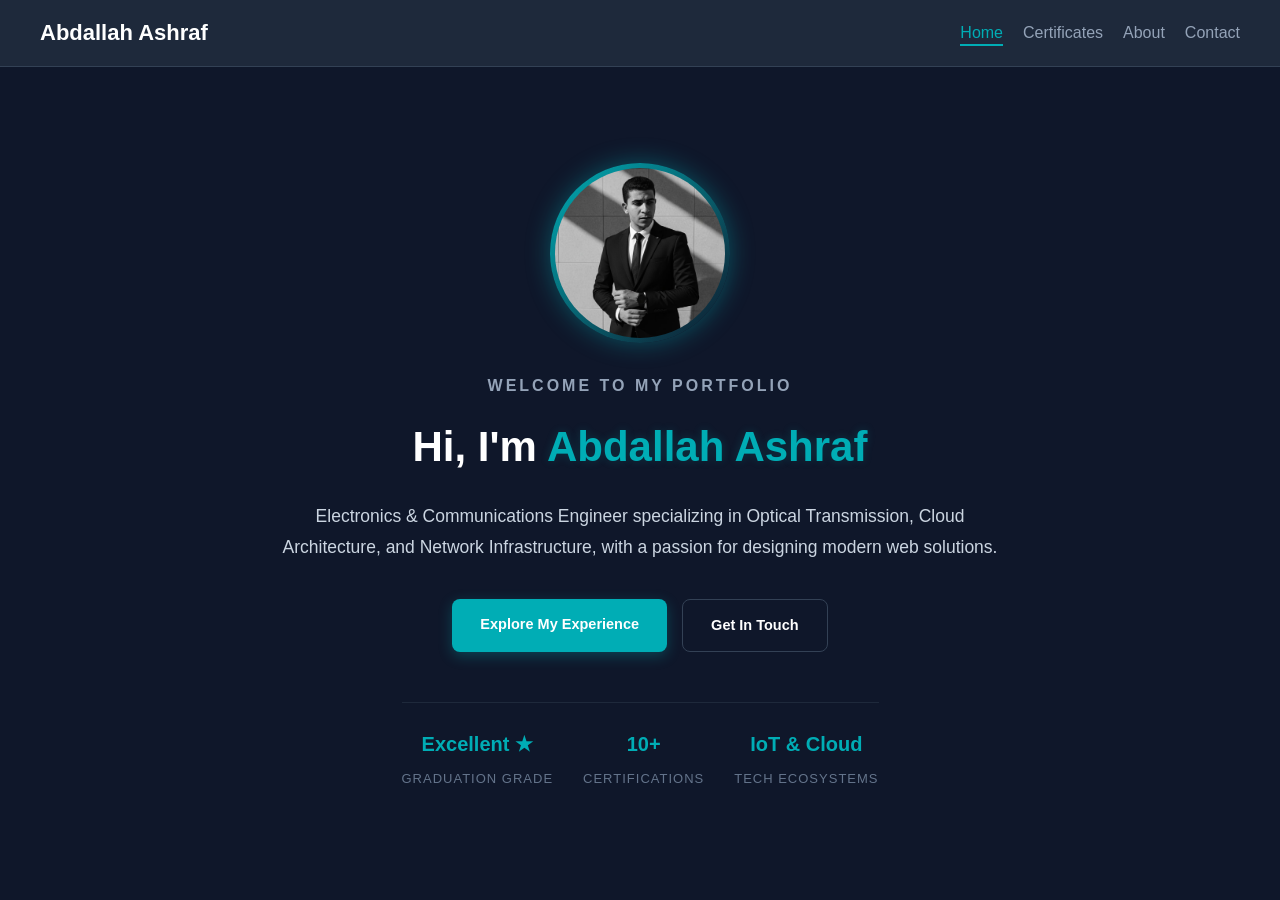
<file: index.html>
<!DOCTYPE html>
<html lang="en">
<head>
    <meta charset="UTF-8">
    <meta name="viewport" content="width=device-width, initial-scale=1.0">
    <title>Home | Abdallah Ashraf</title>
    <link rel="stylesheet" href="css/style.css"> 
</head>
<body>

    <!-- شريط التنقل العلوي -->
    <nav class="navbar">
        <div class="logo">Abdallah Ashraf</div>
        <ul class="nav-links">
            <li><a href="index.html" class="active">Home</a></li>
            <li><a href="certificates.html">Certificates</a></li>
            <li><a href="about.html">About</a></li>
            <li><a href="contact.html">Contact</a></li>
        </ul>
    </nav>

    <!-- حاوية الواجهة الرئيسية -->
    <div class="hero-container">
        <div class="hero-content">
            
            <!-- غلاف الصورة الشخصية بإطار مضيء -->
            <div class="hero-avatar-wrapper">
                <img src="images/me.jpg" alt="Abdallah Ashraf" class="hero-avatar">
            </div>

            <!-- الجمل الترحيبية المضيئة -->
            <h1 class="hero-title">Welcome to My Portfolio</h1>
            <h2 class="hero-subtitle">Hi, I'm <span class="highlight-text">Abdallah Ashraf</span></h2>
            <p class="hero-description">Electronics & Communications Engineer specializing in Optical Transmission, Cloud Architecture, and Network Infrastructure, with a passion for designing modern web solutions.</p>
            
            <!-- أزرار التنقل السريع الفاخرة -->
            <div class="hero-cta-group">
                <a href="about.html" class="cta-btn primary-cta">Explore My Experience</a>
                <a href="contact.html" class="cta-btn secondary-cta">Get In Touch</a>
            </div>

            <!-- شريط الإحصائيات السريعة لشد الانتباه الفوري -->
            <div class="hero-stats-row">
                <div class="stat-box">
                    <span class="stat-number">Excellent <span>★</span></span>
                    <span class="stat-text">Graduation Grade</span>
                </div>
                <div class="stat-box">
                    <span class="stat-number">10+</span>
                    <span class="stat-text">Certifications</span>
                </div>
                <div class="stat-box">
                    <span class="stat-number">IoT & Cloud</span>
                    <span class="stat-text">Tech Ecosystems</span>
                </div>
            </div>

        </div>
    </div>

</body>
</html>
</file>
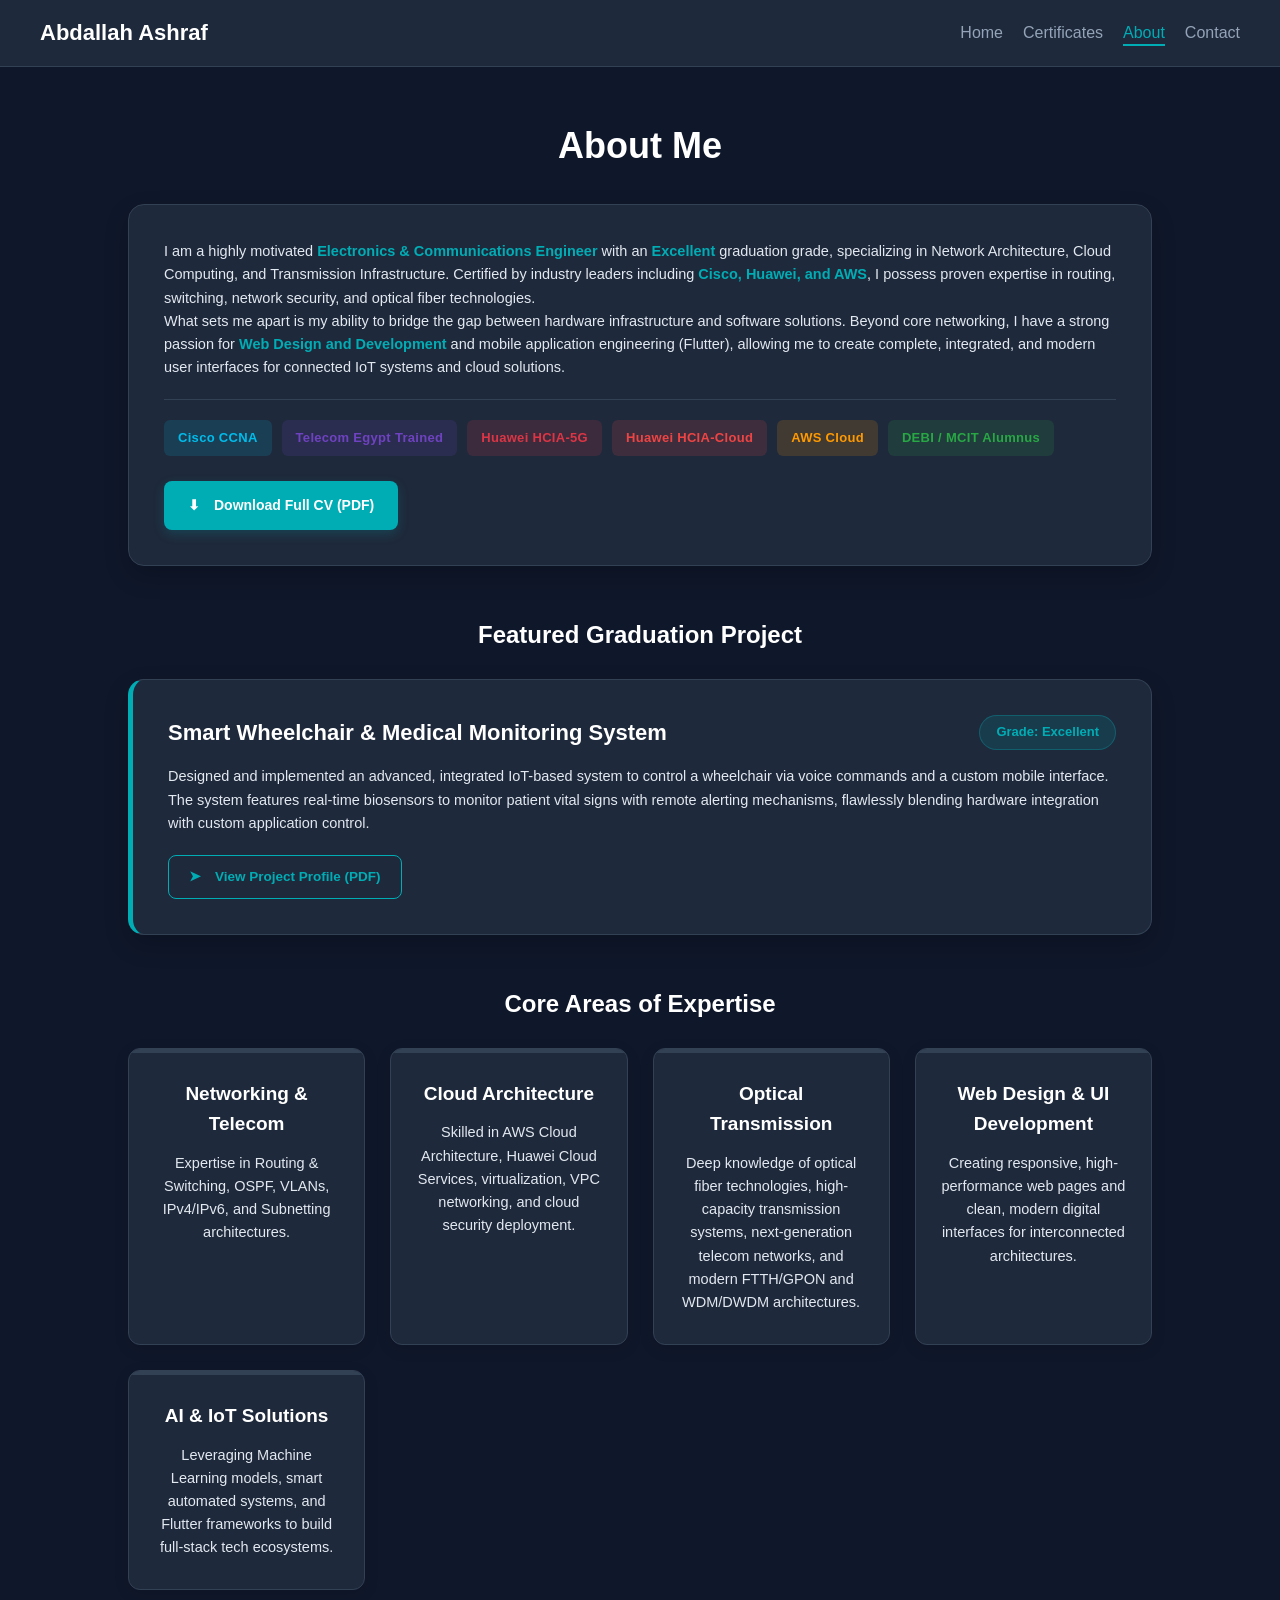
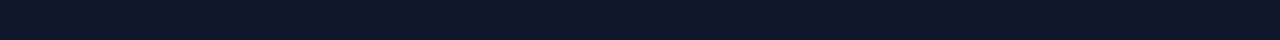
<file: about.html>
<!DOCTYPE html>
<html lang="en">
<head>
    <meta charset="UTF-8">
    <meta name="viewport" content="width=device-width, initial-scale=1.0">
    <title>About Me | Abdallah Ashraf</title>
    <link rel="stylesheet" href="css/style.css"> 
</head>
<body>

    <!-- شريط التنقل العلوي -->
    <nav class="navbar">
        <div class="logo">Abdallah Ashraf</div>
        <ul class="nav-links">
            <li><a href="index.html">Home</a></li>
            <li><a href="certificates.html">Certificates</a></li>
            <li><a href="about.html" class="active">About</a></li>
            <li><a href="contact.html">Contact</a></li>
        </ul>
    </nav>

    <!-- حاوية محتوى صفحة عني -->
    <div class="container">
        <h1 class="page-title">About Me</h1>
        
        <!-- كارت النبذة الشخصية الفاخر المطور -->
        <div class="about-bio-card">
            <p>I am a highly motivated <strong>Electronics & Communications Engineer</strong> with an <strong>Excellent</strong> graduation grade, specializing in Network Architecture, Cloud Computing, and Transmission Infrastructure. Certified by industry leaders including <strong>Cisco, Huawei, and AWS</strong>, I possess proven expertise in routing, switching, network security, and optical fiber technologies.</p>
            <p>What sets me apart is my ability to bridge the gap between hardware infrastructure and software solutions. Beyond core networking, I have a strong passion for <strong>Web Design and Development</strong> and mobile application engineering (Flutter), allowing me to create complete, integrated, and modern user interfaces for connected IoT systems and cloud solutions.</p>
            
            <!-- شارات الجهات المعتمدة والشهادات -->
            <div class="about-badges-container">
                <span class="badge-item cisco">Cisco CCNA</span>
                <span class="badge-item telecom-egypt">Telecom Egypt Trained</span>
                <span class="badge-item huawei-5g">Huawei HCIA-5G</span>
                <span class="badge-item huawei-cloud">Huawei HCIA-Cloud</span>
                <span class="badge-item aws">AWS Cloud</span>
                <span class="badge-item debi">DEBI / MCIT Alumnus</span>
            </div>

            <!-- زرار تحميل السي في المطور والمضمون -->
            <div style="margin-top: 25px; text-align: left;">
                <a href="assets/cv.pdf" download class="cv-download-btn">
                    <span style="margin-right: 6px; font-weight: bold;">&#11015;</span> Download Full CV (PDF)
                </a>
            </div>
        </div>

        <h2 class="section-title-sub">Featured Graduation Project</h2>
        
        <!-- كارت مشروع التخرج المطور بالشريط الفيروزي وزرار التحميل -->
        <div class="project-highlight-card">
            <div class="proj-header">
                <h3>Smart Wheelchair & Medical Monitoring System</h3>
                <span class="proj-badge">Grade: Excellent</span>
            </div>
            <p>Designed and implemented an advanced, integrated IoT-based system to control a wheelchair via voice commands and a custom mobile interface. The system features real-time biosensors to monitor patient vital signs with remote alerting mechanisms, flawlessly blending hardware integration with custom application control.</p>
            
            <!-- زرار تحميل ملف مشروع التخرج المطور والمضمون -->
            <div style="margin-top: 20px; text-align: left;">
                <a href="assets/Profile_Graduation Project.pdf" download class="project-download-btn">
                    <span style="color: #00adb5; margin-right: 6px; font-weight: bold;">&#10148;</span> View Project Profile (PDF)
                </a>
            </div>
        </div>

        <h2 class="section-title-sub">Core Areas of Expertise</h2>
        
        <!-- شبكة المهارات المحدثة المكونة من 5 كروت احترافية موزعة بالكامل ومسنترة -->
        <div class="skills-grid">
            
            <!-- كارت 1: الشبكات -->
            <div class="skill-item">
                <div class="skill-border-top"></div>
                <h3>Networking & Telecom</h3>
                <p>Expertise in Routing & Switching, OSPF, VLANs, IPv4/IPv6, and Subnetting architectures.</p>
            </div>

            <!-- كارت 2: الكلاود -->
            <div class="skill-item">
                <div class="skill-border-top"></div>
                <h3>Cloud Architecture</h3>
                <p>Skilled in AWS Cloud Architecture, Huawei Cloud Services, virtualization, VPC networking, and cloud security deployment.</p>
            </div>

            <!-- كارت 3: الاتصالات الضوئية -->
            <div class="skill-item">
                <div class="skill-border-top"></div>
                <h3>Optical Transmission</h3>
                <p>Deep knowledge of optical fiber technologies, high-capacity transmission systems, next-generation telecom networks, and modern FTTH/GPON and WDM/DWDM architectures.</p>
            </div>

            <!-- كارت 4: تصميم الويب -->
            <div class="skill-item">
                <div class="skill-border-top"></div>
                <h3>Web Design & UI Development</h3>
                <p>Creating responsive, high-performance web pages and clean, modern digital interfaces for interconnected architectures.</p>
            </div>

            <!-- كارت 5: الذكاء الاصطناعي و الـ IoT -->
            <div class="skill-item">
                <div class="skill-border-top"></div>
                <h3>AI & IoT Solutions</h3>
                <p>Leveraging Machine Learning models, smart automated systems, and Flutter frameworks to build full-stack tech ecosystems.</p>
            </div>

        </div>
    </div>

</body>
</html>
</file>
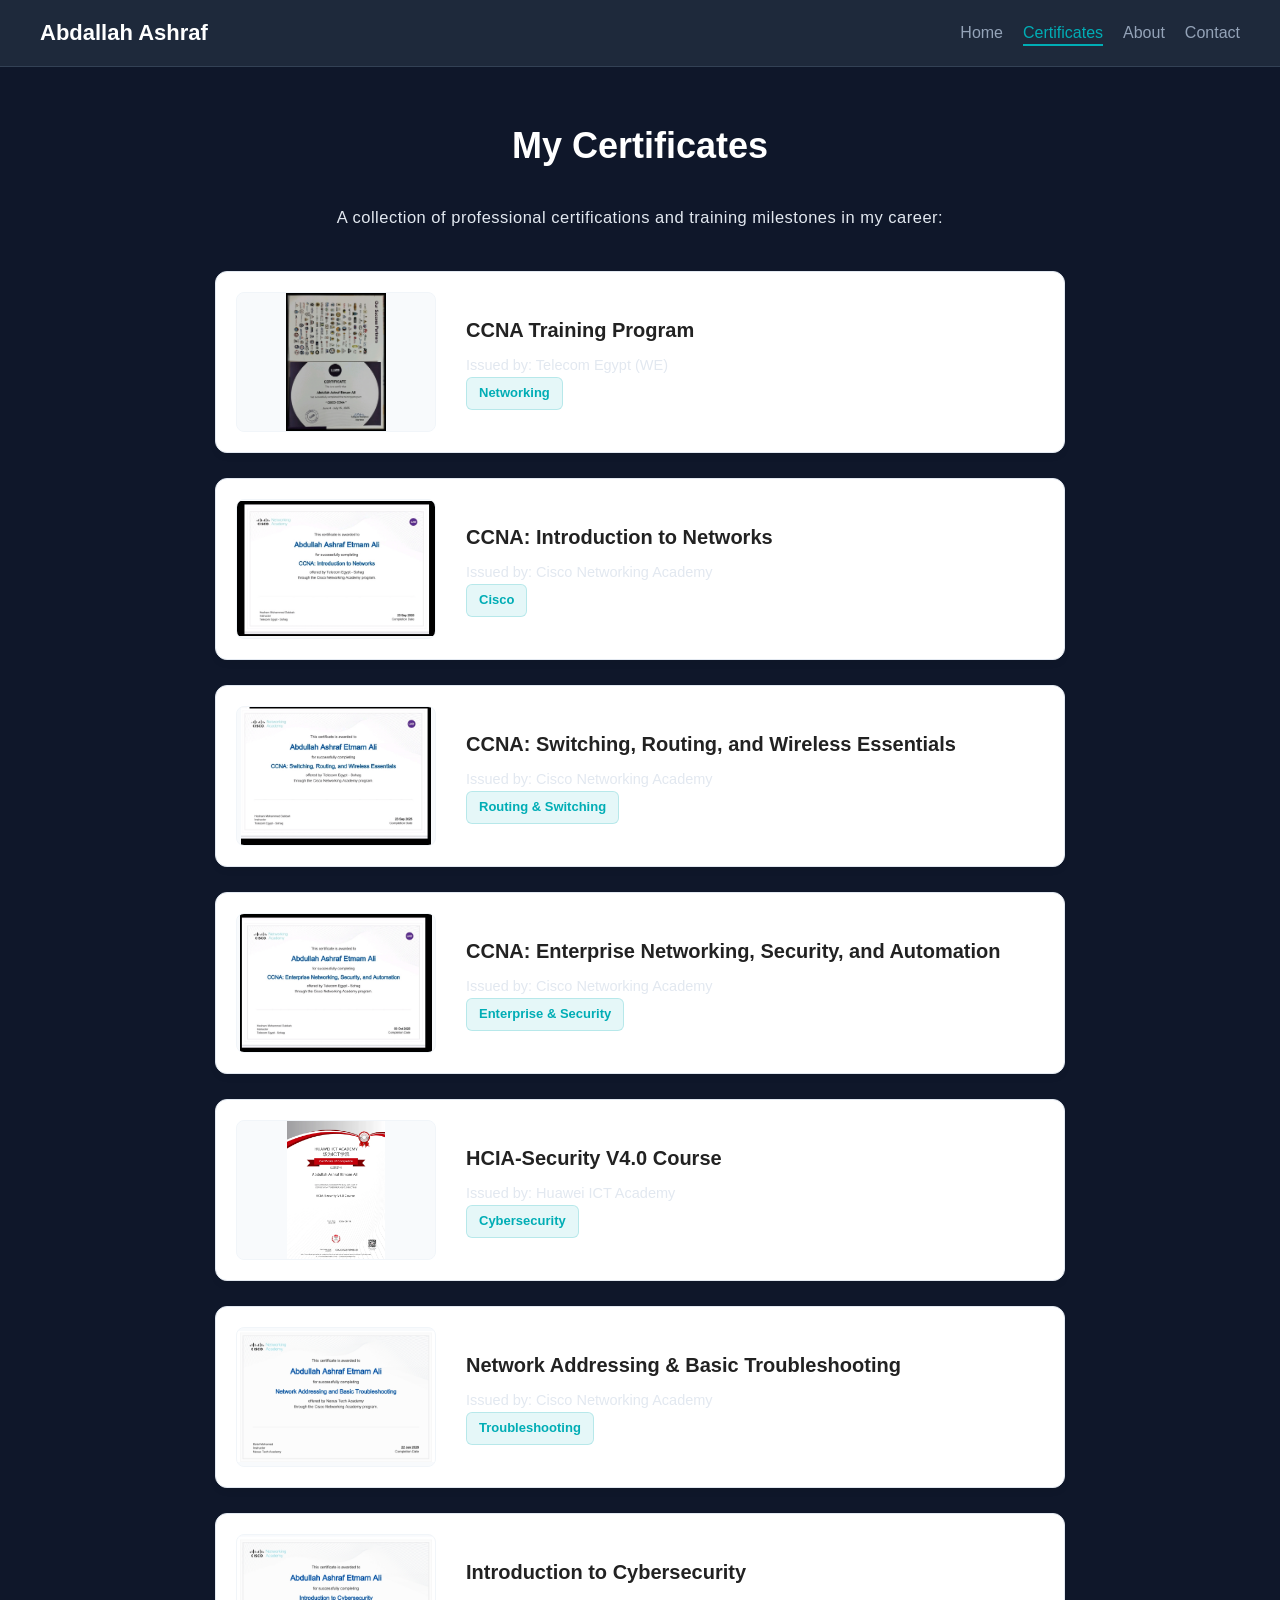
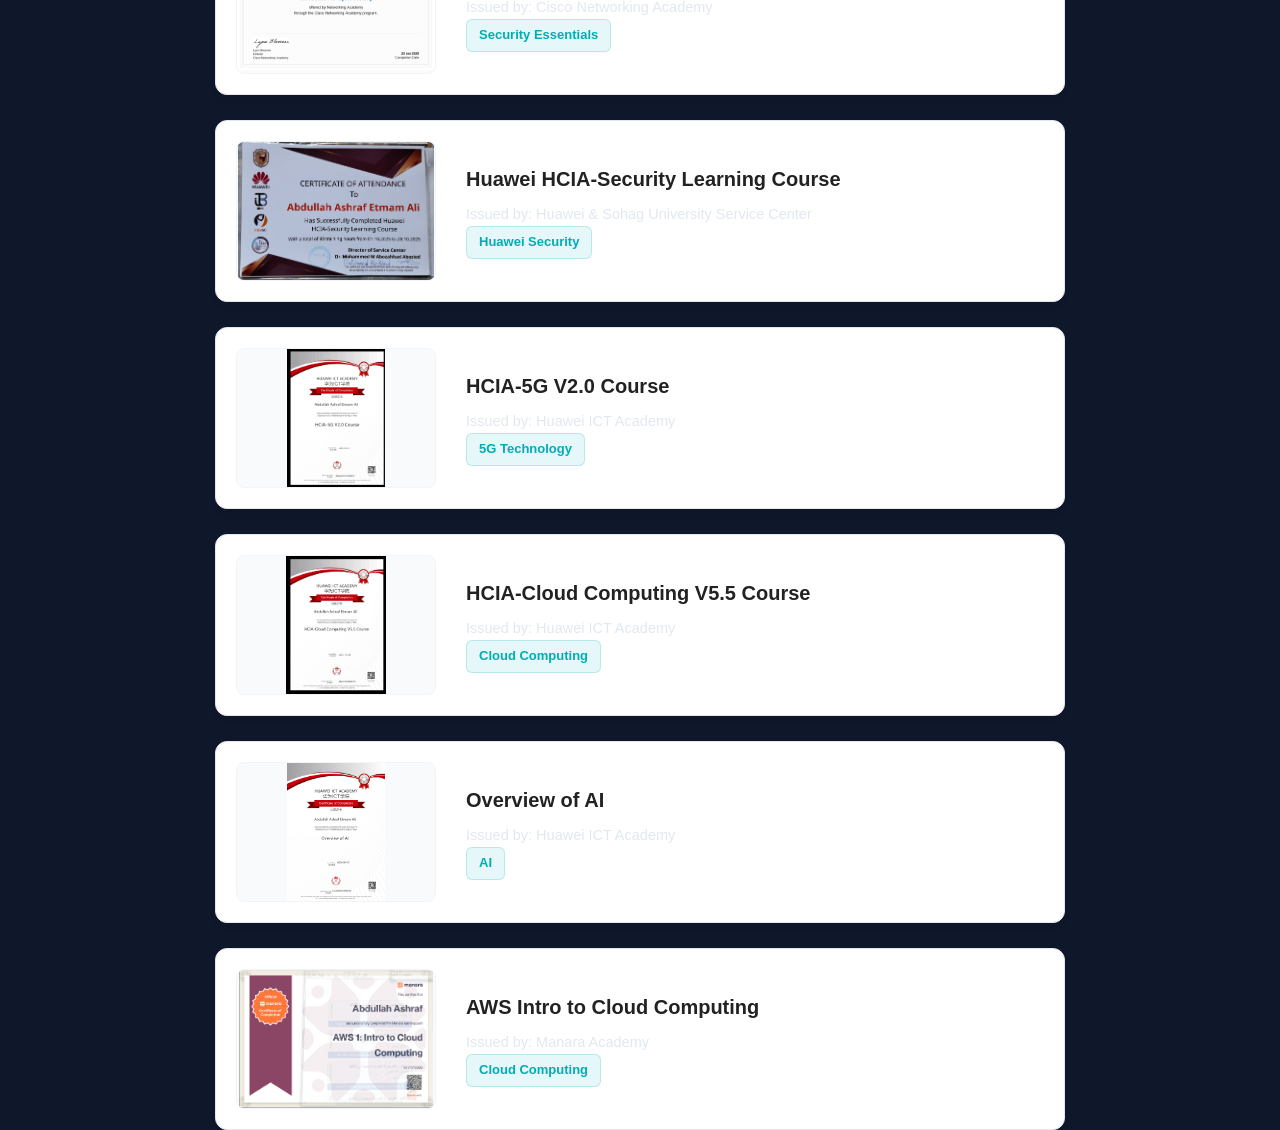
<file: certificates.html>
<!DOCTYPE html>
<html lang="en">
<head>
    <meta charset="UTF-8">
    <meta name="viewport" content="width=device-width, initial-scale=1.0">
    <title>Certificates | Abdallah Ashraf</title>
    <link rel="stylesheet" href="css/style.css"> 
</head>
<body>

    <!-- شريط التنقل العلوي -->
    <nav class="navbar">
        <div class="logo">Abdallah Ashraf</div>
        <ul class="nav-links">
            <li><a href="index.html">Home</a></li>
            <li><a href="certificates.html" class="active">Certificates</a></li>
            <li><a href="about.html">About</a></li>
            <li><a href="contact.html">Contact</a></li>
        </ul>
    </nav>

    <!-- حاوية قائمة الشهادات -->
    <div class="container">
        <h1 class="page-title">My Certificates</h1>
        <p class="cert-page-desc">A collection of professional certifications and training milestones in my career:</p>
        
        <div class="cert-list-vertical">
            
            <!-- الشهادة 1 -->
            <div class="cert-card-v">
                <div class="cert-img-wrapper">
                    <a href="images/cert1.jpg" target="_blank" title="Click to enlarge certificate">
                        <img src="images/cert1.jpg" alt="CCNA Training Program">
                    </a>
                </div>
                <div class="cert-info">
                    <h3>CCNA Training Program</h3>
                    <p class="cert-meta">Issued by: Telecom Egypt (WE)</p>
                    <span class="cert-tag">Networking</span>
                </div>
            </div>

            <!-- الشهادة 2 -->
            <div class="cert-card-v">
                <div class="cert-img-wrapper">
                    <a href="images/cert2.jpg" target="_blank" title="Click to enlarge certificate">
                        <img src="images/cert2.jpg" alt="CCNA: Introduction to Networks">
                    </a>
                </div>
                <div class="cert-info">
                    <h3>CCNA: Introduction to Networks</h3>
                    <p class="cert-meta">Issued by: Cisco Networking Academy</p>
                    <span class="cert-tag">Cisco</span>
                </div>
            </div>

            <!-- الشهادة 3 -->
            <div class="cert-card-v">
                <div class="cert-img-wrapper">
                    <a href="images/cert3.jpg" target="_blank" title="Click to enlarge certificate">
                        <img src="images/cert3.jpg" alt="CCNA: Switching, Routing, and Wireless Essentials">
                    </a>
                </div>
                <div class="cert-info">
                    <h3>CCNA: Switching, Routing, and Wireless Essentials</h3>
                    <p class="cert-meta">Issued by: Cisco Networking Academy</p>
                    <span class="cert-tag">Routing & Switching</span>
                </div>
            </div>

            <!-- الشهادة 4 -->
            <div class="cert-card-v">
                <div class="cert-img-wrapper">
                    <a href="images/cert4.jpg" target="_blank" title="Click to enlarge certificate">
                        <img src="images/cert4.jpg" alt="CCNA: Enterprise Networking, Security, and Automation">
                    </a>
                </div>
                <div class="cert-info">
                    <h3>CCNA: Enterprise Networking, Security, and Automation</h3>
                    <p class="cert-meta">Issued by: Cisco Networking Academy</p>
                    <span class="cert-tag">Enterprise & Security</span>
                </div>
            </div>

            <!-- الشهادة 5 -->
            <div class="cert-card-v">
                <div class="cert-img-wrapper">
                    <a href="images/cert5.jpg" target="_blank" title="Click to enlarge certificate">
                        <img src="images/cert5.jpg" alt="HCIA-Security V4.0 Course">
                    </a>
                </div>
                <div class="cert-info">
                    <h3>HCIA-Security V4.0 Course</h3>
                    <p class="cert-meta">Issued by: Huawei ICT Academy</p>
                    <span class="cert-tag">Cybersecurity</span>
                </div>
            </div>

            <!-- الشهادة 6 -->
            <div class="cert-card-v">
                <div class="cert-img-wrapper">
                    <a href="images/cert6.jpg" target="_blank" title="Click to enlarge certificate">
                        <img src="images/cert6.jpg" alt="Network Addressing and Basic Troubleshooting">
                    </a>
                </div>
                <div class="cert-info">
                    <h3>Network Addressing & Basic Troubleshooting</h3>
                    <p class="cert-meta">Issued by: Cisco Networking Academy</p>
                    <span class="cert-tag">Troubleshooting</span>
                </div>
            </div>

            <!-- الشهادة 7 -->
            <div class="cert-card-v">
                <div class="cert-img-wrapper">
                    <a href="images/cert7.jpg" target="_blank" title="Click to enlarge certificate">
                        <img src="images/cert7.jpg" alt="Introduction to Cybersecurity">
                    </a>
                </div>
                <div class="cert-info">
                    <h3>Introduction to Cybersecurity</h3>
                    <p class="cert-meta">Issued by: Cisco Networking Academy</p>
                    <span class="cert-tag">Security Essentials</span>
                </div>
            </div>

            <!-- الشهادة 8 -->
            <div class="cert-card-v">
                <div class="cert-img-wrapper">
                    <a href="images/cert8.jpg" target="_blank" title="Click to enlarge certificate">
                        <img src="images/cert8.jpg" alt="Huawei HCIA-Security Learning Course">
                    </a>
                </div>
                <div class="cert-info">
                    <h3>Huawei HCIA-Security Learning Course</h3>
                    <p class="cert-meta">Issued by: Huawei & Sohag University Service Center</p>
                    <span class="cert-tag">Huawei Security</span>
                </div>
            </div>

            <!-- الشهادة 9 -->
            <div class="cert-card-v">
                <div class="cert-img-wrapper">
                    <a href="images/cert9.jpg" target="_blank" title="Click to enlarge certificate">
                        <img src="images/cert9.jpg" alt="HCIA-5G V2.0 Course">
                    </a>
                </div>
                <div class="cert-info">
                    <h3>HCIA-5G V2.0 Course</h3>
                    <p class="cert-meta">Issued by: Huawei ICT Academy</p>
                    <span class="cert-tag">5G Technology</span>
                </div>
            </div>

            <!-- الشهادة 10 -->
            <div class="cert-card-v">
                <div class="cert-img-wrapper">
                    <a href="images/cert10.jpg" target="_blank" title="Click to enlarge certificate">
                        <img src="images/cert10.jpg" alt="HCIA-Cloud Computing V5.5 Course">
                    </a>
                </div>
                <div class="cert-info">
                    <h3>HCIA-Cloud Computing V5.5 Course</h3>
                    <p class="cert-meta">Issued by: Huawei ICT Academy</p>
                    <span class="cert-tag">Cloud Computing</span>
                </div>
            </div>

            <!-- الشهادة 11 -->
            <div class="cert-card-v">
                <div class="cert-img-wrapper">
                    <a href="images/cert11.png" target="_blank" title="Click to enlarge certificate">
                        <img src="images/cert11.png" alt="Overview of AI">
                    </a>
                </div>
                <div class="cert-info">
                    <h3>Overview of AI</h3>
                    <p class="cert-meta">Issued by: Huawei ICT Academy</p>
                    <span class="cert-tag">AI</span>
                </div>
            </div>

            <!-- الشهادة 12 -->
            <div class="cert-card-v">
                <div class="cert-img-wrapper">
                    <a href="images/cert12.PNG" target="_blank" title="Click to enlarge certificate">
                        <img src="images/cert12.PNG" alt="AWS Intro to Cloud Computing">
                    </a>
                </div>
                <div class="cert-info">
                    <h3>AWS Intro to Cloud Computing</h3>
                    <p class="cert-meta">Issued by: Manara Academy</p>
                    <span class="cert-tag">Cloud Computing</span>
                </div>
            </div>

        </div>
    </div>

</body>
</html>
</file>
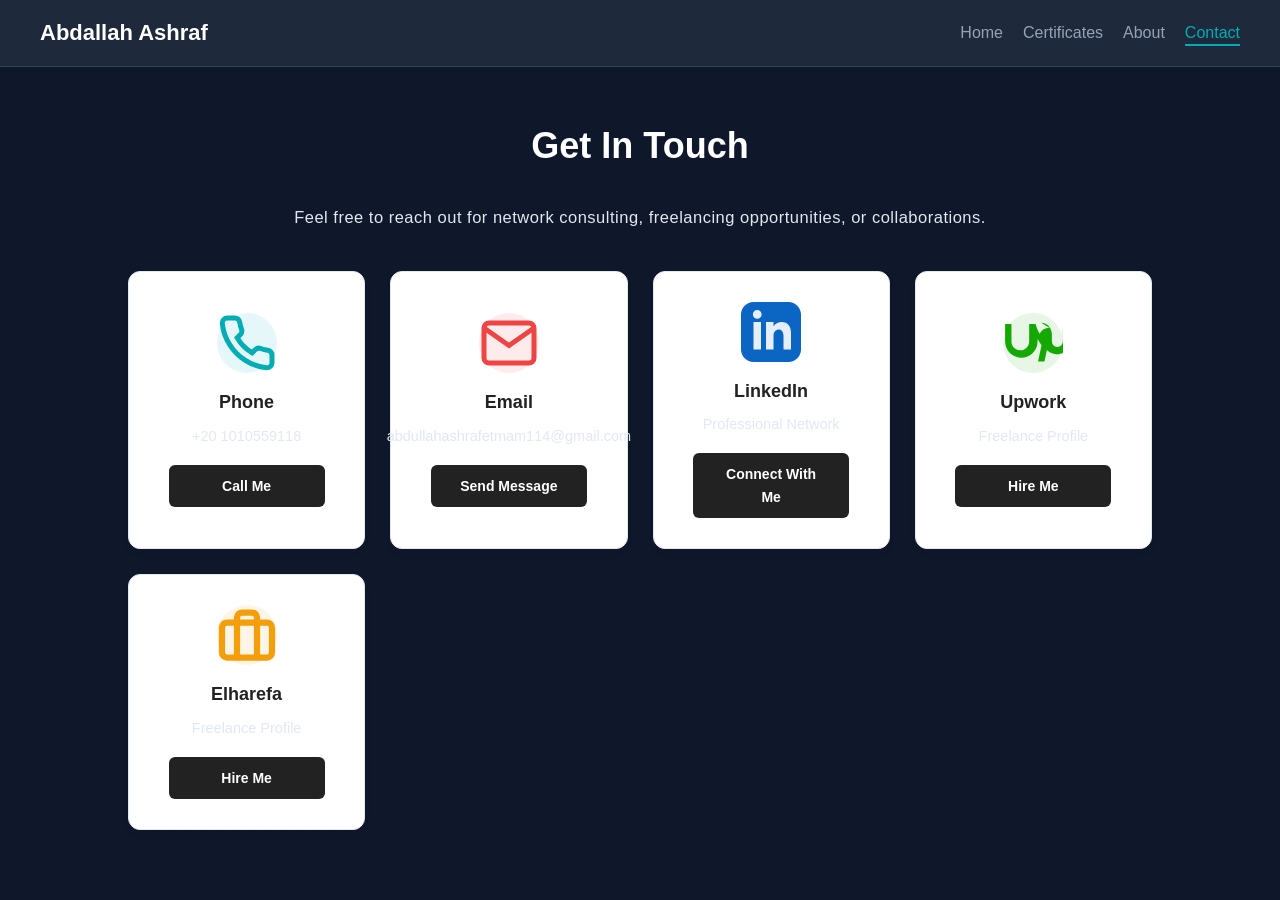
<file: contact.html>
<!DOCTYPE html>
<html lang="en">
<head>
    <meta charset="UTF-8">
    <meta name="viewport" content="width=device-width, initial-scale=1.0">
    <title>Contact Me | Abdallah Ashraf</title>
    <link rel="stylesheet" href="css/style.css"> 
</head>
<body>

    <!-- شريط التنقل العلوي -->
    <nav class="navbar">
        <div class="logo">Abdallah Ashraf</div>
        <ul class="nav-links">
            <li><a href="index.html">Home</a></li>
            <li><a href="certificates.html">Certificates</a></li>
            <li><a href="about.html">About</a></li>
            <li><a href="contact.html" class="active">Contact</a></li>
        </ul>
    </nav>

    <!-- حاوية محتوى صفحة التواصل -->
    <div class="container">
        <h1 class="page-title">Get In Touch</h1>
        <p class="contact-page-desc">Feel free to reach out for network consulting, freelancing opportunities, or collaborations.</p>
        
        <!-- شبكة كروت الاتصال الاحترافية -->
        <div class="contact-grid">
            
            <!-- كارت الهاتف -->
            <div class="contact-card">
                <div class="contact-icon-wrapper text-color">
                    <svg viewBox="0 0 24 24" fill="none" stroke="currentColor" stroke-width="2">
                        <path d="M22 16.92v3a2 2 0 0 1-2.18 2 19.79 19.79 0 0 1-8.63-3.07 19.5 19.5 0 0 1-6-6 19.79 19.79 0 0 1-3.07-8.67A2 2 0 0 1 4.11 2h3a2 2 0 0 1 2 1.72 12.84 12.84 0 0 0 .7 2.81 2 2 0 0 1-.45 2.11L8.09 9.91a16 16 0 0 0 6 6l1.27-1.27a2 2 0 0 1 2.11-.45 12.84 12.84 0 0 0 2.81.7A2 2 0 0 1 22 16.92z"/>
                    </svg>
                </div>
                <h3>Phone</h3>
                <p>+20 1010559118</p>
                <a href="tel:+201010559118" class="contact-btn">Call Me</a>
            </div>

            <!-- كارت البريد الإلكتروني -->
            <div class="contact-card">
                <div class="contact-icon-wrapper email-color">
                    <svg viewBox="0 0 24 24" fill="none" stroke="currentColor" stroke-width="2">
                        <path d="M4 4h16c1.1 0 2 .9 2 2v12c0 1.1-.9 2-2 2H4c-1.1 0-2-.9-2-2V6c0-1.1.9-2 2-2z"/>
                        <polyline points="22,6 12,13 2,6"/>
                    </svg>
                </div>
                <h3>Email</h3>
                <p>abdullahashrafetmam114@gmail.com</p>
                <a href="mailto:abdullahashrafetmam114@gmail.com" class="contact-btn">Send Message</a>
            </div>

            <!-- كارت لينكد إن -->
            <div class="contact-card">
                <div class="contact-icon-wrapper linkedin-color">
                    <svg viewBox="0 0 24 24" fill="currentColor">
                        <path d="M19 0h-14c-2.761 0-5 2.239-5 5v14c0 2.761 2.239 5 5 5h14c2.762 0 5-2.239 5-5v-14c0-2.761-2.238-5-5-5zm-11 19h-3v-11h3v11zm-1.5-12.268c-.966 0-1.75-.79-1.75-1.764s.784-1.764 1.75-1.764 1.75.79 1.75 1.764-.783 1.764-1.75 1.764zm13.5 12.268h-3v-5.604c0-3.368-4-3.113-4 0v5.604h-3v-11h3v1.765c1.396-2.586 7-2.777 7 2.476v6.759z"/>
                    </svg>
                </div>
                <h3>LinkedIn</h3>
                <p>Professional Network</p>
                <a href="https://www.linkedin.com/in/abdullah-ashraf-etmam" target="_blank" class="contact-btn">Connect With Me</a>
            </div>

            <!-- كارت أب ورك -->
            <div class="contact-card">
                <div class="contact-icon-wrapper upwork-color">
                    <svg viewBox="0 0 24 24" fill="currentColor">
                        <path d="M18.566 5.86a4.346 4.346 0 00-3.922 2.43 14.12 14.12 0 01-1.636-3.868h-2.536v6.974c0 1.954-1.59 3.543-3.544 3.543-1.953 0-3.543-1.59-3.543-3.543V4.422H.848v6.974c0 3.58 2.91 6.49 6.49 6.49a6.498 6.498 0 006.49-6.49v-1.127c.433.882.973 1.792 1.579 2.582l-1.396 6.53h2.573l.972-4.54a5.275 5.275 0 004.01 1.636c2.91 0 5.276-2.366 5.276-5.276v-4.94h-2.887v4.94c0 1.36-.93 2.389-2.203 2.389-1.272 0-2.203-1.03-2.203-2.39v-2.72c0-2.432-1.776-4.622-4.237-4.622z"/>
                    </svg>
                </div>
                <h3>Upwork</h3>
                <p>Freelance Profile</p>
                <a href="https://www.upwork.com/freelancers/~0122a58c8759a414a2" target="_blank" class="contact-btn">Hire Me</a>
            </div>

            <!-- كارت الحريفة -->
            <div class="contact-card">
                <div class="contact-icon-wrapper harefe-color">
                    <svg viewBox="0 0 24 24" fill="none" stroke="currentColor" stroke-width="2.5" stroke-linecap: round; stroke-linejoin: round;">
                        <rect x="2" y="7" width="20" height="14" rx="2" ry="2"></rect>
                        <path d="M16 21V5a2 2 0 0 0-2-2h-4a2 2 0 0 0-2 2v16"></path>
                    </svg>
                </div>
                <h3>Elharefa</h3>
                <p>Freelance Profile</p>
                <a href="https://www.elharefa.com/en/freelancers/p/abdullah_ashraf" target="_blank" class="contact-btn">Hire Me</a>
            </div>

        </div>
    </div>

</body>
</html>
</file>
<file: css/style.css>
/* ==========================================================================
   1. GLOBAL STYLES & SCROLLBAR (العناصر العامة وشريط التمرير)
   ========================================================================== */
* {
    margin: 0;
    padding: 0;
    box-sizing: border-box;
    font-family: 'Segoe UI', Arial, Helvetica, sans-serif;
}

body {
    background-color: #0f172a; /* الثيم الداكن الموحد والمريح للعين لجميع الصفحات */
    color: #ffffff;
    line-height: 1.6;
}

.container {
    width: 80%;
    max-width: 1100px;
    margin: auto;
    padding-top: 50px;
}

/* تخصيص شريط التمرير ليناسب الثيم الداكن */
::-webkit-scrollbar {
    width: 10px;
}
::-webkit-scrollbar-track {
    background: #0f172a; 
}
::-webkit-scrollbar-thumb {
    background: #1e293b; 
    border-radius: 5px;
    border: 2px solid #0f172a;
}
::-webkit-scrollbar-thumb:hover {
    background: #00adb5; /* يضيء بالفيروزي عند سحب الشريط */
}

/* ==========================================================================
   2. NAVIGATION BAR (شريط التنقل المطور)
   ========================================================================== */
.navbar {
    background-color: #1e293b; /* تعديل ليناسب الخلفية الداكنة */
    padding: 15px 40px;
    display: flex;
    justify-content: space-between;
    align-items: center;
    border-bottom: 1px solid #334155;
}

.logo {
    color: #fff;
    font-size: 22px;
    font-weight: bold;
}

.nav-links {
    list-style: none;
    display: flex;
    gap: 20px;
}

.nav-links li {
    position: relative;
    padding: 5px 0;
}

.nav-links li a {
    color: #94a3b8; /* لون رمادي ناعم هادئ بحالة التوقف */
    text-decoration: none;
    font-size: 16px;
    position: relative;
    transition: color 0.3s ease;
}

.nav-links li a::after {
    content: '';
    position: absolute;
    bottom: -5px;
    left: 0;
    width: 0;
    height: 2px;
    background-color: #00adb5;
    transition: width 0.3s ease;
}

.nav-links li a:hover,
.nav-links li a.active {
    color: #00adb5;
}

.nav-links li a:hover::after,
.nav-links li a.active::after {
    width: 100%; /* الخط يتمدد بنعومة تحت الكلمة النشطة أو عند الـ Hover */
}

/* ==========================================================================
   3. TYPOGRAPHY & SUBTITLES (توحيد العناوين والعبارات الفرعية)
   ========================================================================== */
h1, .page-title {
    color: #ffffff !important;
    text-align: center;
    font-size: 36px;
    margin-bottom: 30px;
    font-weight: bold;
}

.section-title-sub {
    color: #ffffff !important;
    font-size: 24px;
    margin: 50px 0 25px 0;
    text-align: center;
    font-weight: bold;
}

/* دمج وتوحيد كل العبارات الفرعية المضيئة لكسر البهتان في جميع الصفحات */
.page-subtitle,
.cert-page-desc,
.contact-page-desc {
    color: #e2e8f0 !important;
    text-align: center !important;
    margin-bottom: 40px !important;
    font-size: 16.5px !important;
    font-weight: 500 !important;
    display: block !important;
    letter-spacing: 0.5px;
}

/* ==========================================================================
   4. HOME PAGE - INDEX (الواجهة الرئيسية)
   ========================================================================== */
.hero-container {
    min-height: calc(100vh - 80px);
    display: flex;
    align-items: center;
    justify-content: center;
    padding: 40px 20px;
}

.hero-content {
    text-align: center;
    max-width: 750px;
    display: flex;
    flex-direction: column;
    align-items: center;
}

.hero-avatar-wrapper {
    width: 180px;
    height: 180px;
    border-radius: 50%;
    padding: 5px;
    background: linear-gradient(135deg, #00adb5, #0f172a);
    box-shadow: 0 0 25px rgba(0, 173, 181, 0.4);
    margin-bottom: 30px;
    transition: transform 0.3s ease, box-shadow 0.3s ease;
}

.hero-avatar-wrapper:hover {
    transform: scale(1.05);
    box-shadow: 0 0 35px rgba(0, 173, 181, 0.6);
}

.hero-avatar {
    width: 100%;
    height: 100%;
    border-radius: 50%;
    object-fit: cover;
    display: block;
    background-color: #1e293b;
}

.hero-title {
    color: #94a3b8 !important;
    font-size: 16px !important;
    text-transform: uppercase;
    letter-spacing: 3px;
    margin: 0 0 15px 0 !important;
    font-weight: bold;
}

.hero-subtitle {
    color: #ffffff !important;
    font-size: 42px !important;
    margin: 0 0 20px 0 !important;
    font-weight: 800;
}

.highlight-text {
    color: #00adb5 !important;
    text-shadow: 0 0 10px rgba(0, 173, 181, 0.2);
}

.hero-description {
    color: #cbd5e1 !important;
    font-size: 17.5px !important;
    line-height: 1.8 !important;
    margin: 0 0 35px 0 !important;
}

.hero-cta-group {
    display: flex;
    gap: 15px;
    flex-wrap: wrap;
    justify-content: center;
}

.cta-btn {
    text-decoration: none;
    padding: 14px 28px;
    border-radius: 8px;
    font-weight: bold;
    font-size: 14.5px;
    transition: all 0.2s ease;
}

.cta-btn.primary-cta {
    background-color: #00adb5 !important;
    color: #ffffff !important;
    box-shadow: 0 4px 14px rgba(0, 173, 181, 0.3);
}

.cta-btn.primary-cta:hover {
    background-color: #008f95 !important;
    transform: translateY(-2px);
}

.cta-btn.secondary-cta {
    background-color: transparent !important;
    color: #ffffff !important;
    border: 1px solid #334155 !important;
}

.cta-btn.secondary-cta:hover {
    border-color: #00adb5 !important;
    color: #00adb5 !important;
    transform: translateY(-2px);
}

/* شريط الإحصائيات السريعة */
.hero-stats-row {
    display: flex;
    gap: 30px;
    margin-top: 50px;
    border-top: 1px solid #1e293b;
    padding-top: 25px;
    justify-content: center;
    flex-wrap: wrap;
}

.stat-box {
    text-align: center;
}

.stat-number {
    display: block;
    color: #00adb5 !important;
    font-size: 20px !important;
    font-weight: bold;
    margin-bottom: 5px;
}

.stat-text {
    color: #64748b !important;
    font-size: 13px !important;
    text-transform: uppercase;
    letter-spacing: 1px;
}

/* ==========================================================================
   5. CERTIFICATES PAGE (صفحة الشهادات)
   ========================================================================== */
.cert-list-vertical {
    display: flex;
    flex-direction: column;
    gap: 25px;
    max-width: 850px;
    margin: 40px auto 0 auto;
}

.cert-card-v {
    background-color: #ffffff; 
    border: 1px solid #e2e8f0;
    border-radius: 12px;
    display: flex; 
    padding: 20px;
    align-items: center;
    overflow: hidden;
    box-shadow: 0 4px 6px rgba(0, 0, 0, 0.05);
    transition: transform 0.2s ease, box-shadow 0.2s ease;
}

.cert-card-v:hover {
    transform: translateX(5px);
    border-color: #00adb5;
    box-shadow: 0 10px 15px rgba(0, 173, 181, 0.1);
}

.cert-img-wrapper {
    width: 200px !important;      
    min-width: 200px !important;  
    height: 140px !important;     
    border-radius: 8px;
    overflow: hidden;
    background-color: #f8fafc;
    display: flex;
    align-items: center;
    justify-content: center;
    border: 1px solid #f1f5f9;
}

.cert-img-wrapper img {
    width: 100% !important;
    height: 100% !important;
    max-width: 100% !important;
    max-height: 100% !important;
    object-fit: contain !important; 
    border-radius: 0px !important;
    box-shadow: none !important;
}

.cert-img-wrapper a {
    display: block;
    width: 100%;
    height: 100%;
    cursor: zoom-in; 
}

.cert-info {
    padding-left: 30px;
    display: flex;
    flex-direction: column;
    align-items: flex-start;
    text-align: left;
}

.cert-info h3 {
    color: #222;
    margin: 0 0 8px 0;
    font-size: 20px;
}

.cert-meta {
    color: #666;
    margin: 0 0 15px 0;
    font-size: 15px;
}

.cert-tag {
    background-color: rgba(0, 173, 181, 0.1);
    color: #00adb5;
    padding: 5px 12px;
    border-radius: 6px;
    font-size: 13px;
    font-weight: bold;
    border: 1px solid rgba(0, 173, 181, 0.2);
}

/* ==========================================================================
   6. ABOUT ME PAGE (صفحة عني ومشروع التخرج والكروت زاهية الألوان)
   ========================================================================== */
.about-bio-card {
    background-color: #1e293b !important; 
    border: 1px solid #334155 !important;
    border-radius: 16px !important;
    padding: 35px !important;
    margin-bottom: 40px;
    box-shadow: 0 10px 25px rgba(0, 0, 0, 0.2) !important;
    line-height: 1.8;
}

.about-bio-card p {
    color: #cbd5e1 !important; 
    font-size: 16.5px !important;
}

.about-bio-card strong {
    color: #00adb5 !important; 
}

/* كارت مشروع التخرج */
.project-highlight-card {
    background-color: #1e293b !important;
    border: 1px solid #334155 !important;
    border-radius: 16px !important;
    padding: 35px !important;
    margin-bottom: 45px;
    box-shadow: 0 10px 25px rgba(0, 0, 0, 0.2) !important;
    border-left: 5px solid #00adb5 !important; 
}

.proj-header {
    display: flex;
    justify-content: space-between;
    align-items: center;
    margin-bottom: 15px;
}

.project-highlight-card h3 {
    color: #ffffff !important;
    margin: 0;
    font-size: 22px;
}

.project-highlight-card p {
    color: #94a3b8 !important;
    font-size: 15.5px !important;
    line-height: 1.7;
}

.proj-badge {
    background-color: rgba(0, 173, 181, 0.15) !important;
    color: #00adb5 !important;
    padding: 6px 16px;
    border-radius: 20px;
    font-size: 13px;
    font-weight: bold;
    border: 1px solid rgba(0, 173, 181, 0.3);
}

/* شبكة كروت الخبرات والمهارات */
.skills-grid {
    display: grid;
    grid-template-columns: repeat(auto-fit, minmax(200px, 1fr)) !important;
    gap: 25px;
    margin-top: 25px;
    margin-bottom: 50px;
}

.skill-item {
    background-color: #1e293b !important;
    border: 1px solid #334155 !important;
    border-radius: 12px !important;
    padding: 30px 25px !important;
    text-align: center !important;
    position: relative;
    overflow: hidden;
    box-shadow: 0 4px 15px rgba(0, 0, 0, 0.1) !important;
    transition: transform 0.3s ease, border-color 0.3s ease, box-shadow 0.3s ease !important;
}

.skill-border-top {
    position: absolute;
    top: 0;
    left: 0;
    width: 100%;
    height: 4px;
    background-color: #334155;
    transition: background-color 0.3s ease;
}

.skill-item:hover {
    transform: translateY(-8px) !important;
    border-color: #00adb5 !important;
    box-shadow: 0 12px 20px rgba(0, 173, 181, 0.15) !important;
}

.skill-item:hover .skill-border-top {
    background-color: #00adb5; 
}

.skill-item h3 {
    color: #ffffff !important;
    font-size: 19px !important;
    margin: 0 0 12px 0 !important;
    font-weight: bold !important;
}

/* تفتيح وتحسين نصوص الفقرات لجميع الكروت لراحة العين المطلقة ودعم دائم للـ Class names */
.skill-item p,
.expertise-card p, 
.core-card p,
.container div[class*="card"] p,
.container div[class*="grid"] p {
    color: #e2e8f0 !important; 
    font-size: 14.5px !important;
    line-height: 1.6 !important;
    font-weight: 400 !important;
    margin: 0 !important;
}

/* شارات الشهادات */
.about-badges-container {
    display: flex;
    flex-wrap: wrap;
    gap: 10px;
    margin-top: 20px;
    border-top: 1px solid #334155;
    padding-top: 20px;
    justify-content: flex-start; 
    align-items: center; 
}

.about-badges-container span, 
.about-badges-container .badge {
    padding: 6px 14px !important;
    border-radius: 6px !important;
    font-size: 13px !important;
    font-weight: 600 !important;
    letter-spacing: 0.3px;
    transition: transform 0.2s ease, box-shadow 0.2s ease;
}

.about-badges-container span:hover,
.about-badges-container .badge:hover {
    transform: translateY(-2px);
    box-shadow: 0 4px 12px rgba(0, 0, 0, 0.3);
}

.badge-item {
    font-size: 12px;
    font-weight: bold;
    padding: 6px 14px;
    border-radius: 6px;
}

/* ألوان شارات الشركات */
.badge-item.cisco { background-color: rgba(0, 188, 235, 0.15); color: #00bceb; }
.badge-item.huawei { background-color: rgba(239, 68, 68, 0.15); color: #ef4444; }
.badge-item.aws { background-color: rgba(255, 153, 0, 0.15); color: #ff9900; }
.badge-item.mcit { background-color: rgba(16, 185, 129, 0.15); color: #10b981; }
.badge-item.telecom-egypt { background-color: rgba(111, 66, 193, 0.15); color: #6f42c1; }
.badge-item.huawei-5g { background-color: rgba(220, 53, 69, 0.15); color: #dc3545; }
.badge-item.huawei-cloud { background-color: rgba(239, 68, 68, 0.15); color: #ef4444; }
.badge-item.debi { background-color: rgba(40, 167, 69, 0.15); color: #28a745; }

/* أزرار التحميل */
.cv-download-btn, .project-download-btn {
    display: inline-flex;
    align-items: center;
    gap: 8px;
    text-decoration: none;
    border-radius: 8px;
    font-weight: bold;
    transition: background-color 0.2s, color 0.2s, transform 0.2s;
}

.cv-download-btn {
    background-color: #00adb5 !important; 
    color: #ffffff !important;
    padding: 12px 24px;
    font-size: 14px;
    box-shadow: 0 4px 12px rgba(0, 173, 181, 0.2);
}

.cv-download-btn:hover {
    background-color: #008f95 !important;
    transform: translateY(-2px);
}

.project-download-btn {
    background-color: transparent !important;
    color: #00adb5 !important; 
    border: 1px solid #00adb5 !important; 
    padding: 10px 20px;
    font-size: 13.5px;
}

.project-download-btn:hover {
    background-color: #00adb5 !important; 
    color: #ffffff !important; 
    transform: translateY(-2px);
    box-shadow: 0 4px 12px rgba(0, 173, 181, 0.2);
}

/* ==========================================================================
   7. CONTACT PAGE (صفحة التواصل والكروت البيضاء)
   ========================================================================== */
.contact-grid {
    display: grid;
    grid-template-columns: repeat(auto-fit, minmax(220px, 1fr));
    gap: 25px;
    margin: 40px auto;
    max-width: 1100px;
}

.contact-card {
    background-color: #ffffff !important;
    border: 1px solid #e2e8f0 !important;
    border-radius: 12px !important;
    padding: 30px 20px !important;
    text-align: center !important;
    box-shadow: 0 4px 6px rgba(0, 0, 0, 0.05) !important;
    display: flex !important;
    flex-direction: column !important;
    align-items: center !important;
    justify-content: center !important;
    transition: transform 0.2s ease, box-shadow 0.2s ease !important;
}

.contact-card:hover {
    transform: translateY(-5px) !important;
    border-color: #00adb5 !important;
    box-shadow: 0 10px 20px rgba(0, 173, 181, 0.15) !important;
}

.contact-icon-wrapper {
    width: 60px;
    height: 60px;
    border-radius: 50%;
    display: flex !important;
    align-items: center !important;
    justify-content: center !important;
    margin-bottom: 15px;
}

.contact-icon-wrapper svg {
    display: block !important;
    margin: auto !important;
}

.text-color { background-color: rgba(0, 173, 181, 0.1); color: #00adb5; }
.email-color { background-color: rgba(239, 68, 68, 0.1); color: #ef4444; }
.linkedin-color { background-color: rgba(10, 102, 194, 0.1); color: #0a66c2; }
.upwork-color { background-color: rgba(20, 168, 0, 0.1); color: #14a800; }
.harefe-color { background-color: rgba(245, 158, 11, 0.1); color: #f59e0b; }

.contact-card h3 {
    color: #222 !important;
    margin: 0 0 8px 0 !important;
    font-size: 18px !important;
    font-weight: bold !important;
}

.contact-card p {
    color: #666 !important;
    font-size: 13.5px !important; 
    margin: 0 0 20px 0 !important;
    word-break: keep-all !important; 
    white-space: nowrap !important; 
    min-height: 40px; 
    text-align: center !important;
}

.contact-btn {
    display: inline-block !important;
    background-color: #222 !important;
    color: #fff !important;
    text-decoration: none !important;
    padding: 10px 22px !important;
    border-radius: 6px !important;
    font-size: 14px !important;
    font-weight: bold !important;
    transition: background-color 0.2s !important;
    width: 80% !important;
}

.contact-btn:hover {
    background-color: #00adb5 !important;
}

/* ==========================================================================
   8. MEDIA QUERIES (التوافق التام والـ Responsive للموبايل)
   ========================================================================== */
@media (max-width: 600px) {
    .cert-card-v {
        flex-direction: column;
        text-align: center;
    }
    .cert-info {
        padding-left: 0;
        padding-top: 20px;
        align-items: center;
    }
    .cert-img-wrapper {
        width: 100% !important;
    }
    .proj-header {
        flex-direction: column;
        align-items: flex-start;
        gap: 10px;
    }
    .about-bio-card, .project-highlight-card {
        padding: 20px !important;
    }
    .hero-subtitle {
        font-size: 32px !important;
    }
    .hero-avatar-wrapper {
        width: 150px;
        height: 150px;
    }
}
</file>
